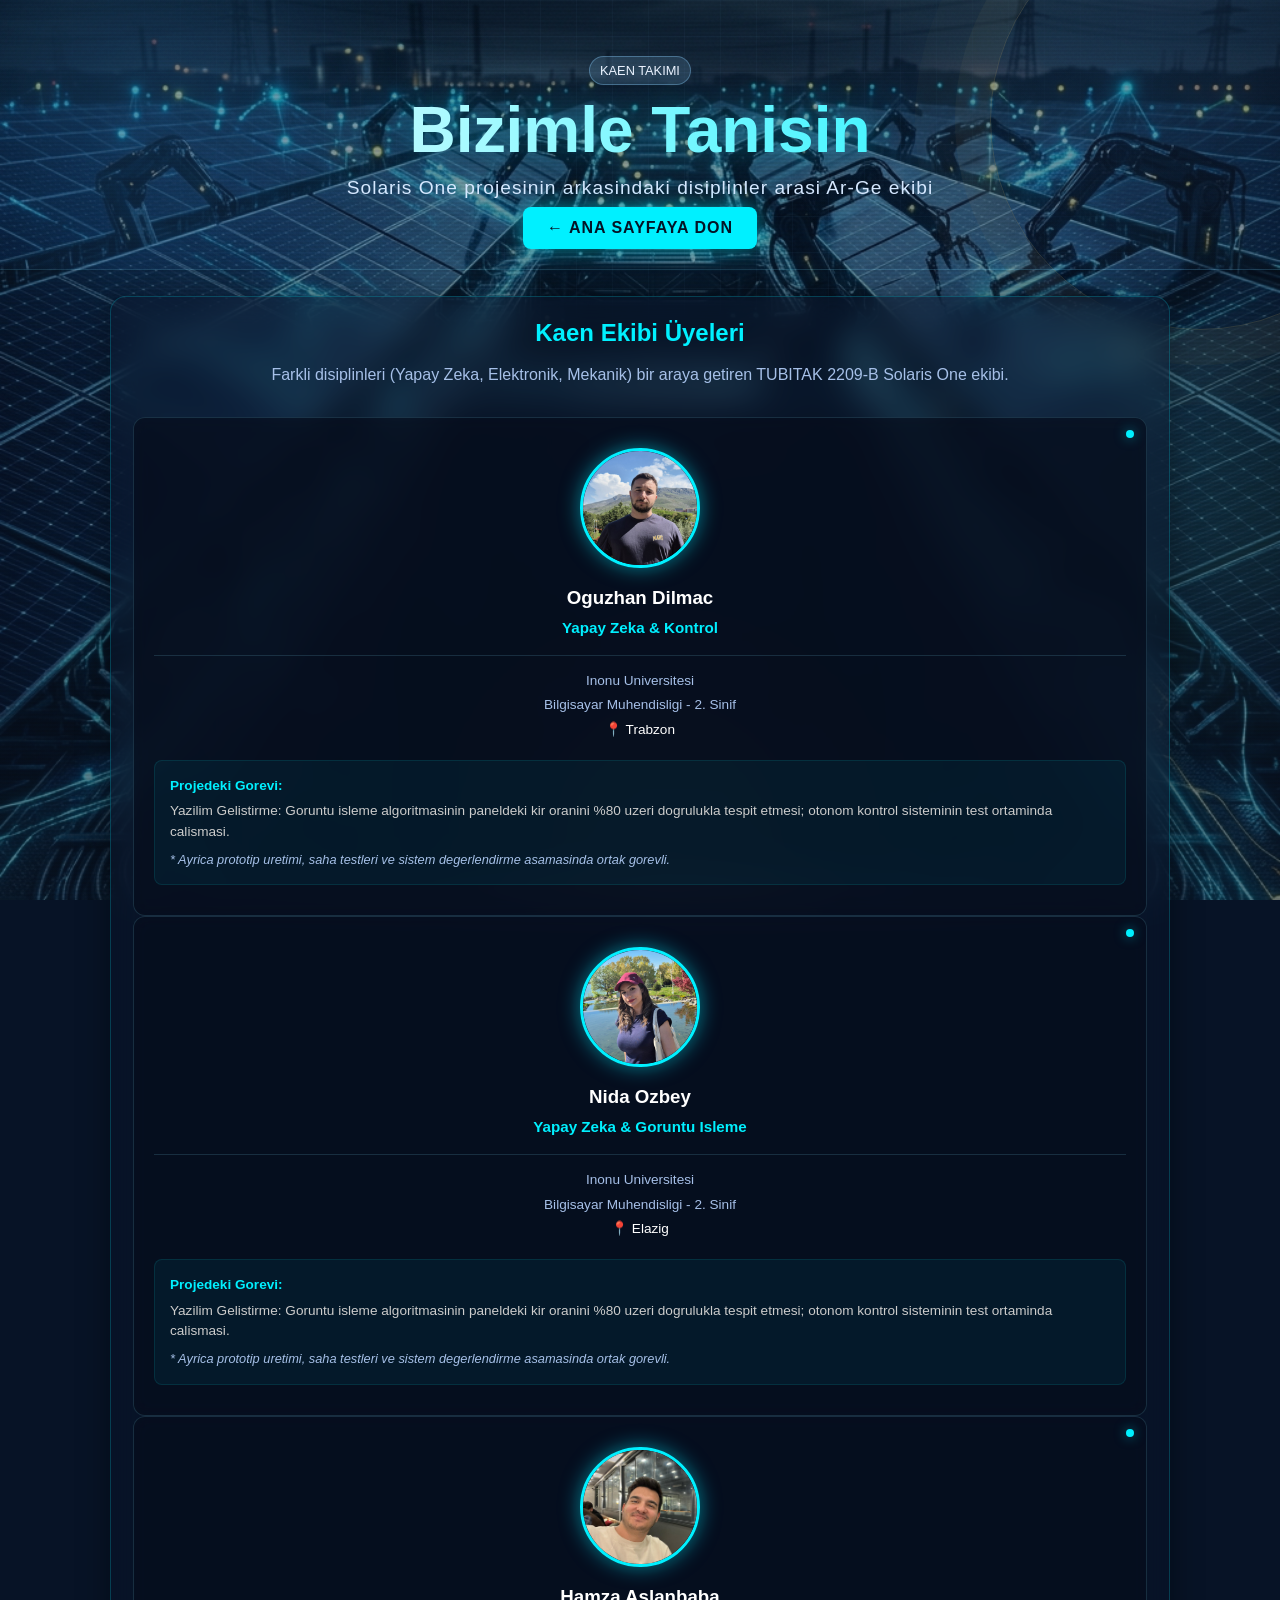
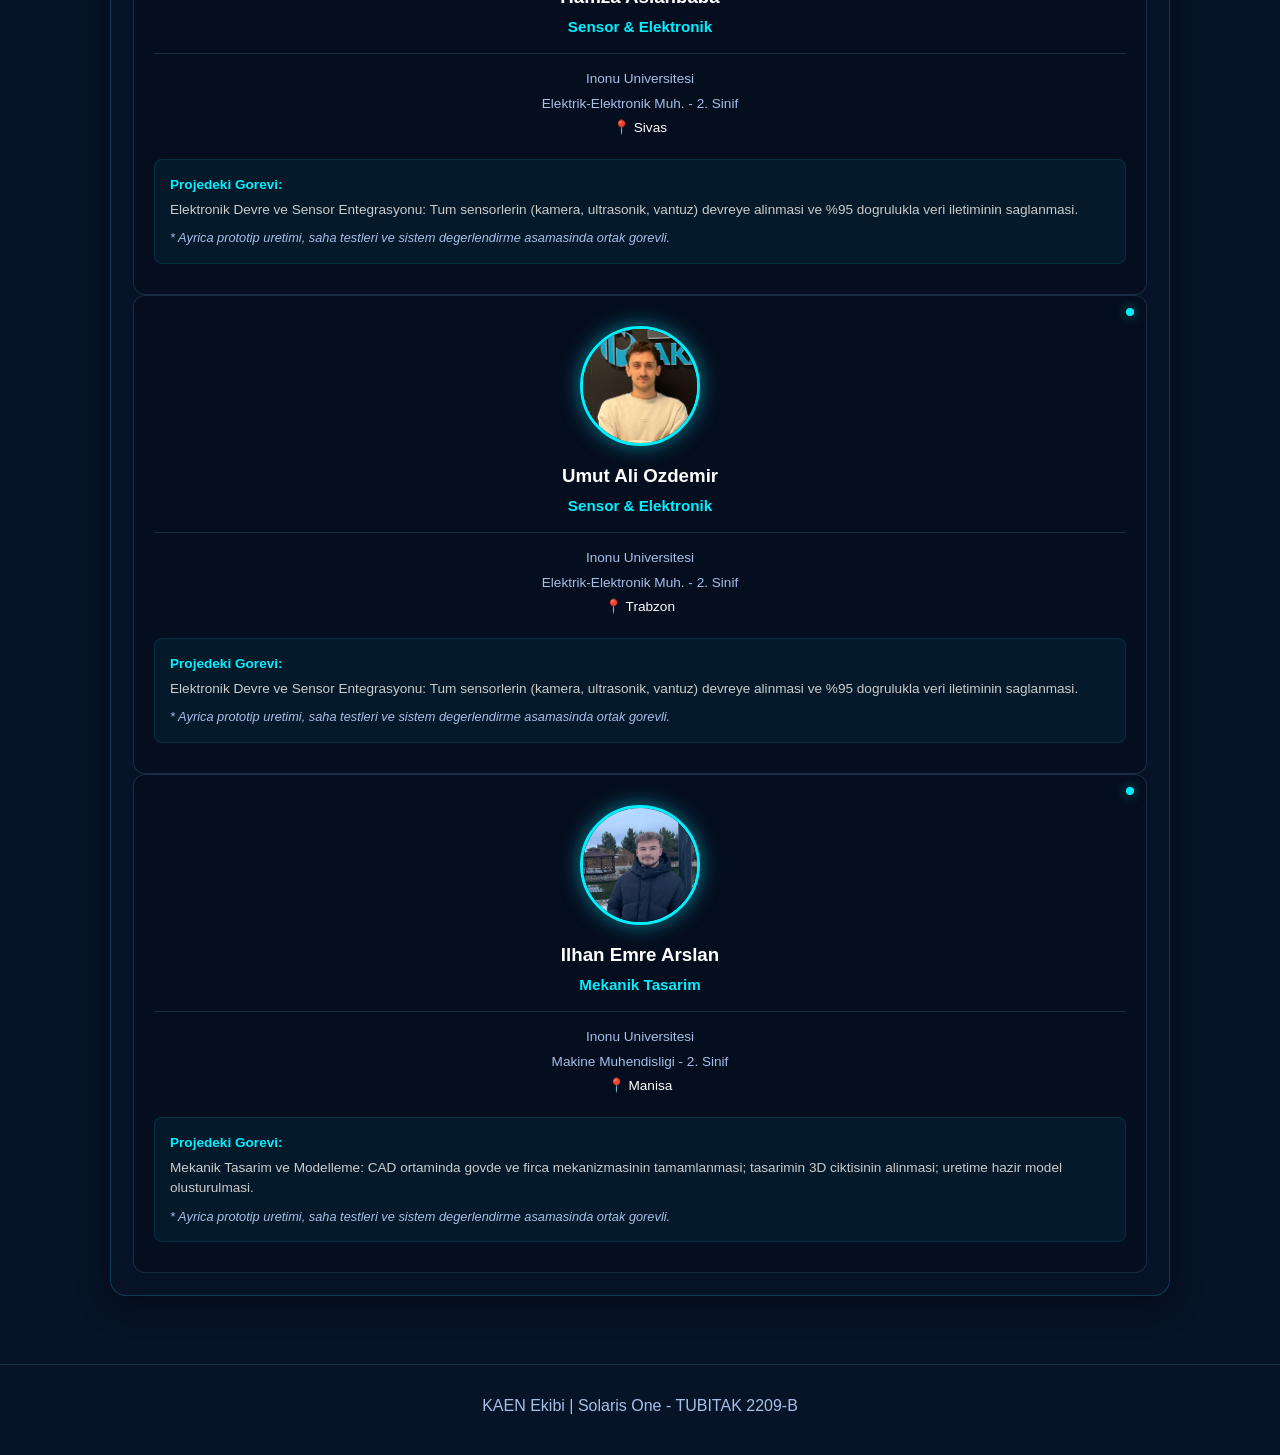
<file: ekip.html>
<!doctype html>
<html lang="tr">
<head>
  <meta charset="UTF-8" />
  <meta name="viewport" content="width=device-width, initial-scale=1.0" />
  <title>KAEN Ekibi | Solaris One</title>
  <link rel="stylesheet" href="style.css" />
</head>
<body>
  <div class="tech-bg" aria-hidden="true">
    <div class="image-overlay"></div>
    <span class="orb orb-a"></span>
    <span class="orb orb-b"></span>
    <span class="orb orb-c"></span>
    <span class="grid-lines"></span>
    <span class="solar-rings"></span>
  </div>

  <header class="hero" style="text-align: center; padding-bottom: 20px;">
    <div class="hero-inner">
      <p class="badge">KAEN TAKIMI</p>
      <h1>Bizimle Tanisin</h1>
      <p class="hero-subtitle">Solaris One projesinin arkasindaki disiplinler arasi Ar-Ge ekibi</p>
      
      <div class="hero-actions center">
        <a class="cta secondary-cta" href="index.html" style="margin-top: 0;">&larr; Ana Sayfaya Don</a>
      </div>
    </div>
  </header>

  <main class="content">
    <section id="ekip" class="card" style="border-color: rgba(0, 240, 255, 0.2);">
      <h2 style="text-align: center; color: var(--primary);">Kaen Ekibi Üyeleri</h2>
      <p style="color: var(--muted); margin-bottom: 30px; text-align: center;">Farkli disiplinleri (Yapay Zeka, Elektronik, Mekanik) bir araya getiren TUBITAK 2209-B Solaris One ekibi.</p>
      
      <div class="grid team-grid">
        <!-- Oguzhan -->
        <div class="subcard" style="text-align: center; padding: 30px 20px;">
          <img src="oğuzhan.jpeg" alt="Oguzhan Dilmac" style="width: 120px; height: 120px; object-fit: cover; border-radius: 50%; margin-bottom: 15px; border: 3px solid var(--primary); box-shadow: 0 0 20px var(--primary-glow);">
          <h3 style="margin: 0; color: #fff;">Oguzhan Dilmac</h3>
          <p style="font-size: 0.95rem; color: var(--primary); margin: 8px 0; font-weight: bold;">Yapay Zeka & Kontrol</p>
          <hr style="border: none; border-top: 1px solid var(--line); margin: 15px 0;">
          <p style="font-size: 0.85rem; color: var(--muted); margin: 4px 0;">Inonu Universitesi</p>
          <p style="font-size: 0.85rem; color: var(--muted); margin: 4px 0;">Bilgisayar Muhendisligi - 2. Sinif</p>
          <p style="font-size: 0.85rem; color: #fff; margin: 4px 0;">📍 Trabzon</p>
          
          <div style="background: rgba(0, 240, 255, 0.05); padding: 15px; border-radius: 8px; margin-top: 20px; border: 1px solid rgba(0, 240, 255, 0.1); text-align: left;">
            <p style="font-size: 0.85rem; color: var(--primary); margin: 0 0 5px 0; font-weight: bold;">Projedeki Gorevi:</p>
            <p style="font-size: 0.85rem; color: #ccc; margin: 0 0 8px 0; line-height: 1.5;">Yazilim Gelistirme: Goruntu isleme algoritmasinin paneldeki kir oranini %80 uzeri dogrulukla tespit etmesi; otonom kontrol sisteminin test ortaminda calismasi.</p>
            <p style="font-size: 0.8rem; color: var(--muted); margin: 0; font-style: italic;">* Ayrica prototip uretimi, saha testleri ve sistem degerlendirme asamasinda ortak gorevli.</p>
          </div>
        </div>
        
        <!-- Nida -->
        <div class="subcard" style="text-align: center; padding: 30px 20px;">
          <img src="Nida.jpeg" alt="Nida Ozbey" style="width: 120px; height: 120px; object-fit: cover; border-radius: 50%; margin-bottom: 15px; border: 3px solid var(--primary); box-shadow: 0 0 20px var(--primary-glow);">
          <h3 style="margin: 0; color: #fff;">Nida Ozbey</h3>
          <p style="font-size: 0.95rem; color: var(--primary); margin: 8px 0; font-weight: bold;">Yapay Zeka & Goruntu Isleme</p>
          <hr style="border: none; border-top: 1px solid var(--line); margin: 15px 0;">
          <p style="font-size: 0.85rem; color: var(--muted); margin: 4px 0;">Inonu Universitesi</p>
          <p style="font-size: 0.85rem; color: var(--muted); margin: 4px 0;">Bilgisayar Muhendisligi - 2. Sinif</p>
          <p style="font-size: 0.85rem; color: #fff; margin: 4px 0;">📍 Elazig</p>

          <div style="background: rgba(0, 240, 255, 0.05); padding: 15px; border-radius: 8px; margin-top: 20px; border: 1px solid rgba(0, 240, 255, 0.1); text-align: left;">
            <p style="font-size: 0.85rem; color: var(--primary); margin: 0 0 5px 0; font-weight: bold;">Projedeki Gorevi:</p>
            <p style="font-size: 0.85rem; color: #ccc; margin: 0 0 8px 0; line-height: 1.5;">Yazilim Gelistirme: Goruntu isleme algoritmasinin paneldeki kir oranini %80 uzeri dogrulukla tespit etmesi; otonom kontrol sisteminin test ortaminda calismasi.</p>
            <p style="font-size: 0.8rem; color: var(--muted); margin: 0; font-style: italic;">* Ayrica prototip uretimi, saha testleri ve sistem degerlendirme asamasinda ortak gorevli.</p>
          </div>
        </div>
        
        <!-- Hamza -->
        <div class="subcard" style="text-align: center; padding: 30px 20px;">
          <img src="Hamza.png" alt="Hamza Aslanbaba" style="width: 120px; height: 120px; object-fit: cover; border-radius: 50%; margin-bottom: 15px; border: 3px solid var(--primary); box-shadow: 0 0 20px var(--primary-glow);">
          <h3 style="margin: 0; color: #fff;">Hamza Aslanbaba</h3>
          <p style="font-size: 0.95rem; color: var(--primary); margin: 8px 0; font-weight: bold;">Sensor & Elektronik</p>
          <hr style="border: none; border-top: 1px solid var(--line); margin: 15px 0;">
          <p style="font-size: 0.85rem; color: var(--muted); margin: 4px 0;">Inonu Universitesi</p>
          <p style="font-size: 0.85rem; color: var(--muted); margin: 4px 0;">Elektrik-Elektronik Muh. - 2. Sinif</p>
          <p style="font-size: 0.85rem; color: #fff; margin: 4px 0;">📍 Sivas</p>

          <div style="background: rgba(0, 240, 255, 0.05); padding: 15px; border-radius: 8px; margin-top: 20px; border: 1px solid rgba(0, 240, 255, 0.1); text-align: left;">
            <p style="font-size: 0.85rem; color: var(--primary); margin: 0 0 5px 0; font-weight: bold;">Projedeki Gorevi:</p>
            <p style="font-size: 0.85rem; color: #ccc; margin: 0 0 8px 0; line-height: 1.5;">Elektronik Devre ve Sensor Entegrasyonu: Tum sensorlerin (kamera, ultrasonik, vantuz) devreye alinmasi ve %95 dogrulukla veri iletiminin saglanmasi.</p>
            <p style="font-size: 0.8rem; color: var(--muted); margin: 0; font-style: italic;">* Ayrica prototip uretimi, saha testleri ve sistem degerlendirme asamasinda ortak gorevli.</p>
          </div>
        </div>
        
        <!-- Umut -->
        <div class="subcard" style="text-align: center; padding: 30px 20px;">
          <img src="Umut.jpeg" alt="Umut Ali Ozdemir" style="width: 120px; height: 120px; object-fit: cover; border-radius: 50%; margin-bottom: 15px; border: 3px solid var(--primary); box-shadow: 0 0 20px var(--primary-glow);">
          <h3 style="margin: 0; color: #fff;">Umut Ali Ozdemir</h3>
          <p style="font-size: 0.95rem; color: var(--primary); margin: 8px 0; font-weight: bold;">Sensor & Elektronik</p>
          <hr style="border: none; border-top: 1px solid var(--line); margin: 15px 0;">
          <p style="font-size: 0.85rem; color: var(--muted); margin: 4px 0;">Inonu Universitesi</p>
          <p style="font-size: 0.85rem; color: var(--muted); margin: 4px 0;">Elektrik-Elektronik Muh. - 2. Sinif</p>
          <p style="font-size: 0.85rem; color: #fff; margin: 4px 0;">📍 Trabzon</p>

          <div style="background: rgba(0, 240, 255, 0.05); padding: 15px; border-radius: 8px; margin-top: 20px; border: 1px solid rgba(0, 240, 255, 0.1); text-align: left;">
            <p style="font-size: 0.85rem; color: var(--primary); margin: 0 0 5px 0; font-weight: bold;">Projedeki Gorevi:</p>
            <p style="font-size: 0.85rem; color: #ccc; margin: 0 0 8px 0; line-height: 1.5;">Elektronik Devre ve Sensor Entegrasyonu: Tum sensorlerin (kamera, ultrasonik, vantuz) devreye alinmasi ve %95 dogrulukla veri iletiminin saglanmasi.</p>
            <p style="font-size: 0.8rem; color: var(--muted); margin: 0; font-style: italic;">* Ayrica prototip uretimi, saha testleri ve sistem degerlendirme asamasinda ortak gorevli.</p>
          </div>
        </div>
        
        <!-- Ilhan -->
        <div class="subcard" style="text-align: center; padding: 30px 20px;">
          <img src="İlhan.png" alt="Ilhan Emre Arslan" style="width: 120px; height: 120px; object-fit: cover; border-radius: 50%; margin-bottom: 15px; border: 3px solid var(--primary); box-shadow: 0 0 20px var(--primary-glow);">
          <h3 style="margin: 0; color: #fff;">Ilhan Emre Arslan</h3>
          <p style="font-size: 0.95rem; color: var(--primary); margin: 8px 0; font-weight: bold;">Mekanik Tasarim</p>
          <hr style="border: none; border-top: 1px solid var(--line); margin: 15px 0;">
          <p style="font-size: 0.85rem; color: var(--muted); margin: 4px 0;">Inonu Universitesi</p>
          <p style="font-size: 0.85rem; color: var(--muted); margin: 4px 0;">Makine Muhendisligi - 2. Sinif</p>
          <p style="font-size: 0.85rem; color: #fff; margin: 4px 0;">📍 Manisa</p>

          <div style="background: rgba(0, 240, 255, 0.05); padding: 15px; border-radius: 8px; margin-top: 20px; border: 1px solid rgba(0, 240, 255, 0.1); text-align: left;">
            <p style="font-size: 0.85rem; color: var(--primary); margin: 0 0 5px 0; font-weight: bold;">Projedeki Gorevi:</p>
            <p style="font-size: 0.85rem; color: #ccc; margin: 0 0 8px 0; line-height: 1.5;">Mekanik Tasarim ve Modelleme: CAD ortaminda govde ve firca mekanizmasinin tamamlanmasi; tasarimin 3D ciktisinin alinmasi; uretime hazir model olusturulmasi.</p>
            <p style="font-size: 0.8rem; color: var(--muted); margin: 0; font-style: italic;">* Ayrica prototip uretimi, saha testleri ve sistem degerlendirme asamasinda ortak gorevli.</p>
          </div>
        </div>
      </div>
    </section>


  </main>

  <footer class="footer">
    <p>KAEN Ekibi | Solaris One - TUBITAK 2209-B</p>
  </footer>

  <script>
    // Simple parallax for the background elements
    const orbs = document.querySelectorAll(".orb");
    const rings = document.querySelector(".solar-rings");

    window.addEventListener("scroll", () => {
      const scrollY = window.scrollY;
      orbs.forEach((orb, idx) => {
        const speed = 0.1 + (idx * 0.05);
        orb.style.transform = `translateY(${scrollY * speed}px)`;
      });
      if (rings) {
        rings.style.transform = `translateY(${scrollY * 0.08}px)`;
      }
    });
  </script>
</body>
</html>
</file>
<file: style.css>
:root {
  --bg: #071326;
  --bg2: #0c1d34;
  --card: rgba(10, 22, 44, 0.45);
  --line: rgba(125, 225, 255, 0.15);
  --text: #ebf3ff;
  --muted: #a6c0e8;
  --primary: #00f0ff;
  --primary-glow: rgba(0, 240, 255, 0.5);
  --accent: #ffcb63;
}

* { box-sizing: border-box; }

html, body {
  margin: 0;
  padding: 0;
  background-color: var(--bg); /* Fallback */
  color: var(--text);
  font-family: "Segoe UI", Arial, sans-serif;
}

.tech-bg {
  position: fixed;
  inset: 0;
  pointer-events: none;
  z-index: 0;
  overflow: hidden;
  background-image: url('bg.png');
  background-size: cover;
  background-position: center;
  background-attachment: fixed;
}

.image-overlay {
  position: absolute;
  inset: 0;
  background: linear-gradient(170deg, rgba(7, 19, 38, 0.4), rgba(12, 29, 52, 0.6));
  z-index: 1;
}

.orb {
  position: absolute;
  border-radius: 50%;
  filter: blur(60px);
  opacity: 0.4;
  z-index: 2;
}

.orb-a {
  width: 440px;
  height: 440px;
  top: -120px;
  left: -80px;
  background: radial-gradient(circle, rgba(70, 175, 255, 0.45), rgba(70, 175, 255, 0));
}

.orb-b {
  width: 380px;
  height: 380px;
  top: 35%;
  right: -130px;
  background: radial-gradient(circle, rgba(96, 233, 183, 0.3), rgba(96, 233, 183, 0));
}

.orb-c {
  width: 360px;
  height: 360px;
  bottom: -110px;
  left: 38%;
  background: radial-gradient(circle, rgba(255, 203, 99, 0.26), rgba(255, 203, 99, 0));
}

.grid-lines {
  position: absolute;
  inset: 0;
  background-image:
    linear-gradient(rgba(140, 208, 255, 0.06) 1px, transparent 1px),
    linear-gradient(90deg, rgba(140, 208, 255, 0.06) 1px, transparent 1px);
  background-size: 36px 36px;
  mask-image: radial-gradient(circle at 50% 25%, black 20%, transparent 78%);
}

.solar-rings {
  position: absolute;
  right: -130px;
  top: -90px;
  width: 420px;
  height: 420px;
  border-radius: 50%;
  border: 1px solid rgba(255, 214, 118, 0.3);
  box-shadow:
    0 0 0 35px rgba(255, 214, 118, 0.08),
    0 0 0 75px rgba(255, 214, 118, 0.04);
  animation: pulse-ring 8s infinite ease-in-out;
}

@keyframes pulse-ring {
  0%, 100% { transform: scale(1); opacity: 0.8; }
  50% { transform: scale(1.05); opacity: 1; }
}



/* Scanline Effect */
.tech-bg::before {
  content: "";
  position: absolute;
  inset: 0;
  background: linear-gradient(
    to bottom,
    transparent 50%,
    rgba(0, 0, 0, 0.15) 50%
  );
  background-size: 100% 4px;
  z-index: 10;
  pointer-events: none;
  opacity: 0.4;
}

.hero {
  position: relative;
  z-index: 20;
  padding: 56px 20px 32px;
  border-bottom: 1px solid var(--line);
  background:
    radial-gradient(circle at 90% 10%, rgba(84, 164, 255, 0.1), transparent 34%),
    radial-gradient(circle at 10% 90%, rgba(31, 103, 187, 0.1), transparent 36%);
}

.hero-inner {
  max-width: 1100px;
  margin: 0 auto;
}

.badge {
  display: inline-block;
  margin: 0 0 8px;
  padding: 6px 10px;
  border-radius: 999px;
  background: rgba(140, 208, 255, 0.15);
  border: 1px solid rgba(140, 208, 255, 0.35);
  font-size: 0.8rem;
}

h1 { 
  margin: 0; 
  font-size: clamp(2.5rem, 6vw, 4rem); 
  font-weight: 800;
  background: linear-gradient(90deg, #fff, var(--primary));
  -webkit-background-clip: text;
  -webkit-text-fill-color: transparent;
  filter: drop-shadow(0 0 15px rgba(0, 240, 255, 0.3));
}
.hero-subtitle { margin: 10px 0 8px; font-size: 1.2rem; color: #d5e8ff; letter-spacing: 1px; }
.hero-text { max-width: 760px; color: var(--muted); line-height: 1.6; font-size: 1.05rem; }

.cta {
  display: inline-block;
  margin-top: 20px;
  padding: 12px 24px;
  border-radius: 8px;
  text-decoration: none;
  color: #041325;
  background: var(--primary);
  font-weight: 700;
  text-transform: uppercase;
  letter-spacing: 1px;
  box-shadow: 0 0 20px var(--primary-glow);
  transition: all 0.3s ease;
}

.cta:hover {
  transform: translateY(-2px);
  box-shadow: 0 0 30px var(--primary-glow), 0 0 10px var(--primary) inset;
  background: #fff;
}

.hero-tags {
  display: flex;
  flex-wrap: wrap;
  gap: 8px;
  margin-top: 14px;
}

.hero-actions.center {
  justify-content: center;
}

.content {
  position: relative;
  z-index: 20;
  max-width: 1100px;
  margin: 26px auto 0;
  padding: 0 20px 30px;
}

.card {
  background: var(--card);
  backdrop-filter: blur(16px);
  -webkit-backdrop-filter: blur(16px);
  border: 1px solid var(--line);
  border-radius: 16px;
  padding: 22px;
  margin-bottom: 20px;
  box-shadow: 0 8px 32px rgba(0, 0, 0, 0.4);
  transition: transform 0.3s ease, box-shadow 0.3s ease, border-color 0.3s ease;
}

.card:hover {
  transform: translateY(-4px);
  border-color: rgba(0, 240, 255, 0.4);
  box-shadow: 0 12px 40px rgba(0, 0, 0, 0.5), 0 0 20px rgba(0, 240, 255, 0.1);
}

.card h2, .card h3, .card h4 { margin: 0 0 10px; }
.card p, .card li { color: #d0e0f6; line-height: 1.5; }

.grid.team-grid {
  grid-template-columns: repeat(auto-fit, minmax(320px, 1fr));
  gap: 30px;
}

@media (max-width: 768px) {
  .grid.team-grid {
    grid-template-columns: 1fr;
    gap: 20px;
  }
}

.subcard {
  padding: 16px;
  border-radius: 12px;
  border: 1px solid var(--line);
  background: rgba(5, 12, 25, 0.6);
  backdrop-filter: blur(8px);
  -webkit-backdrop-filter: blur(8px);
  position: relative;
  transition: border-color 0.3s ease;
}

.subcard:hover {
  border-color: rgba(0, 240, 255, 0.3);
}

.subcard::after {
  content: "";
  position: absolute;
  right: 12px;
  top: 12px;
  width: 8px;
  height: 8px;
  border-radius: 50%;
  background: var(--primary);
  box-shadow: 0 0 12px var(--primary-glow);
}
.subcard.ok { border-color: rgba(78, 196, 143, 0.4); }
.subcard.ok::after { background: #4ec48f; box-shadow: 0 0 12px rgba(78, 196, 143, 0.8); }
.subcard.warn { border-color: rgba(255, 183, 93, 0.4); }
.subcard.warn::after { background: #ffb75d; box-shadow: 0 0 12px rgba(255, 183, 93, 0.8); }

table {
  width: 100%;
  border-collapse: collapse;
  font-size: 0.95rem;
}
th, td {
  border: 1px solid rgba(255, 255, 255, 0.14);
  padding: 8px 10px;
  text-align: left;
}
th { background: rgba(140, 208, 255, 0.12); }

.sim-wrap .sim-desc { margin-top: 0; color: var(--muted); }
.sim-layout {
  display: grid;
  grid-template-columns: 320px 1fr;
  gap: 14px;
  min-height: 560px;
}

#scene-container {
  border-radius: 16px;
  overflow: hidden;
  border: 1px solid var(--line);
  background: rgba(0, 0, 0, 0.4);
  backdrop-filter: blur(4px);
  -webkit-backdrop-filter: blur(4px);
  min-height: 560px;
  box-shadow: inset 0 0 80px rgba(0, 240, 255, 0.05), 0 0 30px rgba(0, 0, 0, 0.5);
  position: relative;
}

#scene-container::before {
  content: "LIVE FEED";
  position: absolute;
  top: 12px;
  right: 16px;
  color: var(--primary);
  font-size: 0.75rem;
  letter-spacing: 2px;
  font-weight: bold;
  z-index: 10;
  text-shadow: 0 0 8px var(--primary-glow);
  animation: blink 2s infinite;
}

@keyframes blink {
  0%, 100% { opacity: 1; }
  50% { opacity: 0.4; }
}

#scene-container canvas {
  width: 100% !important;
  height: 100% !important;
  display: block;
}

#ui-panel {
  width: 100%;
  align-self: start;
  padding: 20px;
  border-radius: 16px;
  border: 1px solid var(--line);
  background: var(--card);
  backdrop-filter: blur(20px);
  -webkit-backdrop-filter: blur(20px);
  box-shadow: 0 8px 32px rgba(0, 0, 0, 0.3);
}

#ui-panel h3 { margin: 0 0 6px; }
.subtitle { margin: 0 0 12px; color: var(--muted); font-size: 0.9rem; }
.control-group { margin-bottom: 12px; }
.control-group label { display: block; margin-bottom: 7px; font-size: 0.9rem; }
input[type="range"] { width: 100%; accent-color: #7cc0ff; }

.metrics { display: grid; grid-template-columns: 1fr 1fr; gap: 9px; }
.metric-card {
  min-height: 68px;
  padding: 9px;
  border-radius: 10px;
  border: 1px solid rgba(255, 255, 255, 0.14);
  background: rgba(10, 22, 44, 0.4);
}
.metric-card.analysis { grid-column: 1 / -1; }
.metric-card span { display: block; font-size: 0.76rem; color: #c0d7fb; margin-bottom: 7px; }
.metric-card strong { font-size: 0.97rem; color: #fff; }

.buttons { margin-top: 16px; display: flex; gap: 12px; }
button {
  border: 1px solid var(--primary);
  padding: 10px 18px; 
  border-radius: 8px; 
  cursor: pointer;
  font-weight: 700; 
  color: #000; 
  background: var(--primary);
  text-transform: uppercase;
  letter-spacing: 1px;
  box-shadow: 0 0 15px rgba(0, 240, 255, 0.3);
  transition: all 0.3s ease;
}
button:hover {
  background: #fff;
  border-color: #fff;
  box-shadow: 0 0 25px rgba(0, 240, 255, 0.6);
}
button.secondary {
  color: var(--primary); 
  background: transparent;
  border: 1px solid var(--line);
  box-shadow: none;
}
button.secondary:hover {
  background: rgba(0, 240, 255, 0.1);
  border-color: var(--primary);
  color: #fff;
  box-shadow: 0 0 15px rgba(0, 240, 255, 0.2);
}

.footer {
  position: relative;
  z-index: 20;
  border-top: 1px solid var(--line);
  margin-top: 18px;
  padding: 16px 20px 24px;
  text-align: center;
  color: var(--muted);
}

@media (max-width: 980px) {
  .grid.two, .grid.three, .sim-layout {
    grid-template-columns: 1fr;
  }
  #scene-container { min-height: 500px; }
  .solar-rings { display: none; }
}

/* Mobile Responsive Design */
@media (max-width: 768px) {
  .hero {
    padding: 40px 16px 24px;
  }
  
  .hero-inner {
    max-width: 100%;
  }
  
  h1 {
    font-size: clamp(2rem, 8vw, 3rem);
  }
  
  .hero-subtitle {
    font-size: 1rem;
  }
  
  .hero-text {
    font-size: 1rem;
    max-width: 100%;
  }
  
  .hero-actions {
    flex-direction: column;
    gap: 12px;
    align-items: center;
  }
  
  .cta {
    width: 100%;
    text-align: center;
    padding: 14px 20px;
    font-size: 0.9rem;
  }
  
  .hero-tags {
    justify-content: center;
  }
  
  .content {
    padding: 0 16px 20px;
    margin-top: 20px;
  }
  
  .card {
    padding: 18px;
    margin-bottom: 16px;
  }
  
  .grid {
    gap: 12px;
  }
  
  .subcard {
    padding: 14px;
  }
  
  .sim-layout {
    grid-template-columns: 1fr;
    gap: 12px;
    min-height: auto;
  }
  
  #scene-container {
    min-height: 400px;
    order: 2;
  }
  
  #ui-panel {
    order: 1;
    padding: 16px;
  }
  
  .metrics {
    grid-template-columns: 1fr;
  }
  
  .buttons {
    flex-direction: column;
  }
  
  button {
    width: 100%;
    padding: 12px 16px;
    font-size: 0.9rem;
  }
  
  .footer {
    padding: 12px 16px 20px;
  }
  
  /* Ekip sayfası için özel */
  .grid[style*="auto-fit"] {
    grid-template-columns: 1fr !important;
    gap: 20px;
  }
  
  .subcard[style*="text-align: center"] img {
    width: 100px;
    height: 100px;
  }
  
  .subcard[style*="text-align: center"] h3 {
    font-size: 1.1rem;
  }
  
  .subcard[style*="text-align: center"] p {
    font-size: 0.85rem;
  }
}

/* Tablet ve küçük ekranlar için */
@media (max-width: 1024px) and (min-width: 769px) {
  .hero {
    padding: 48px 20px 28px;
  }
  
  .sim-layout {
    grid-template-columns: 280px 1fr;
    gap: 12px;
  }
  
  #scene-container {
    min-height: 480px;
  }
  
  .metrics {
    grid-template-columns: 1fr 1fr;
  }
}
</file>
